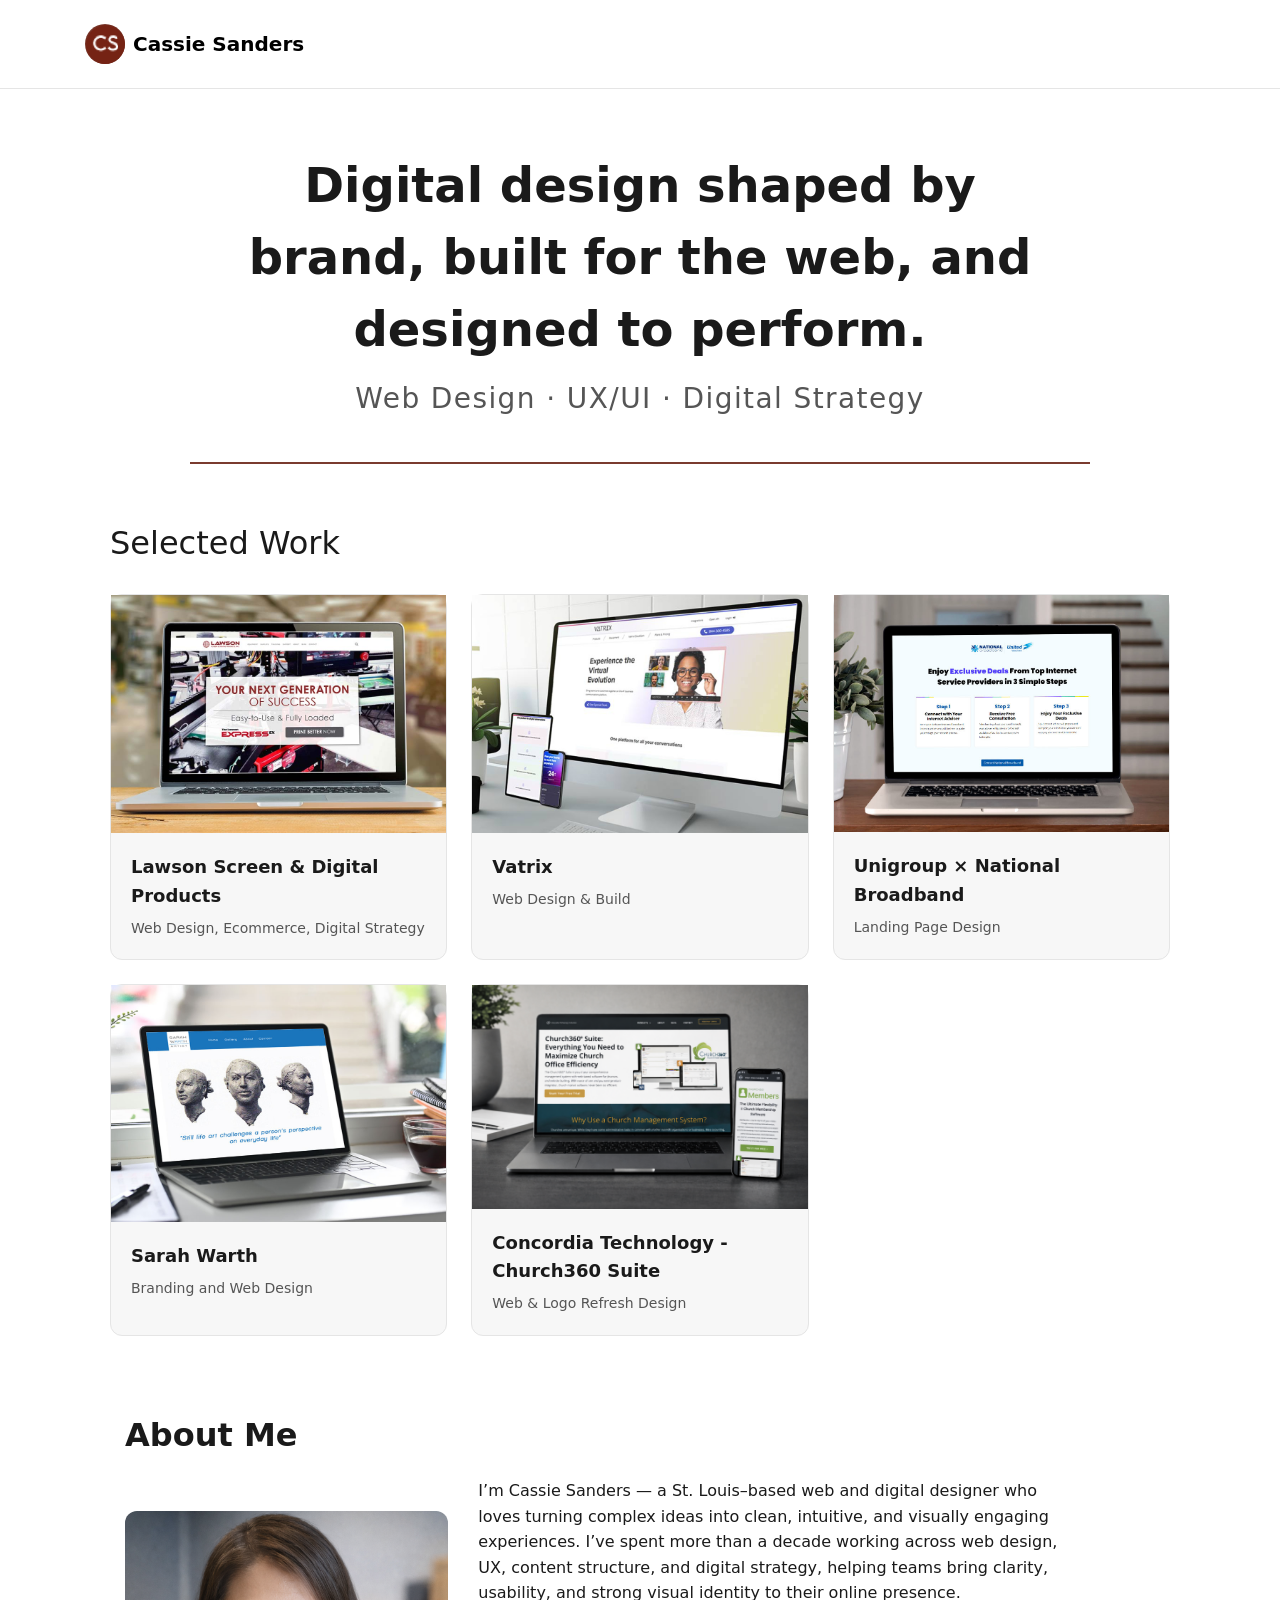
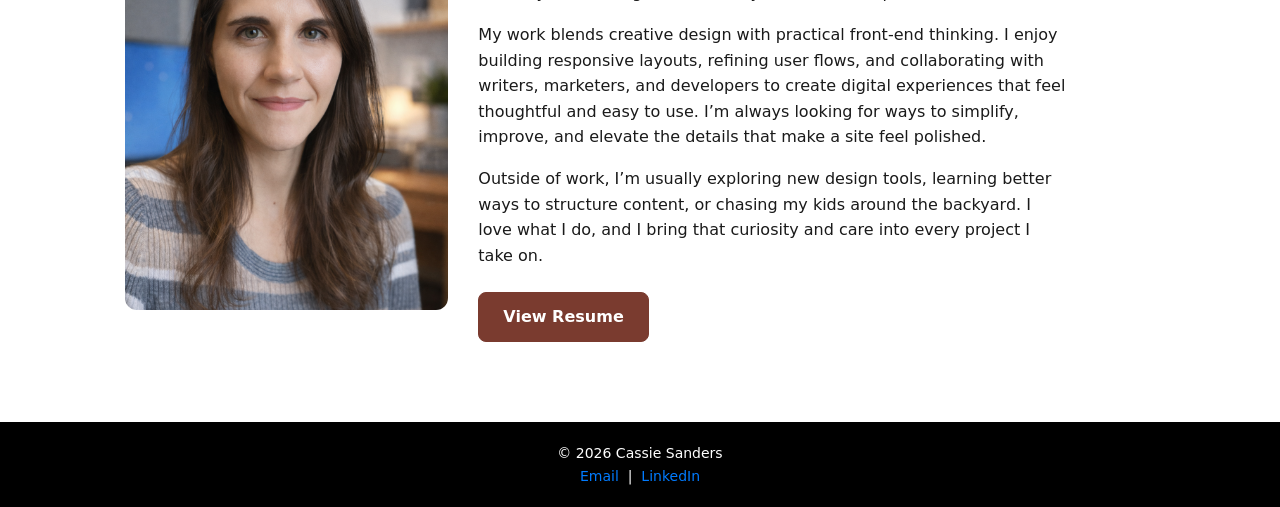
<file: index.html>
<!DOCTYPE html>
<html lang="en">
<head>
<meta charset="UTF-8">
<meta name="description" content="Cassie Sanders' Portfolio">
<meta name="keywords" content="Web design, graphic design">
<meta name="author" content="Cassandra Sanders">
<meta name="viewport" content="width=device-width, initial-scale=1.0">

<title>Cassie Sanders' Portfolio</title>
<link rel="icon" type="image/x-icon" href="favicon.ico">
<link rel="stylesheet" href="https://stackpath.bootstrapcdn.com/bootstrap/4.3.1/css/bootstrap.min.css">
<link rel="stylesheet" href="css/global.css">

  

<style>
  :root {
    --text: #1a1a1a;
    --subtle: #555;
    --accent: #7a3b2f;
    --bg: #ffffff;
    --card-bg: #f7f7f7;
    --border: #e5e5e5;
    --footer-bg: #000000;
    --footer-text: #ffffff;
    --radius: 12px;
    --font: system-ui, -apple-system, BlinkMacSystemFont, "Segoe UI", sans-serif;
  }

  body {
    margin: 0;
    font-family: var(--font);
    background: var(--bg);
    color: var(--text);
    line-height: 1.6;
  }
  a span.brand-name {
    color: black;
    font-size: 20px;
    font-weight: 600;
}

  /* Hero */
  .hero {
    max-width: 900px;
    margin: 60px auto;
    text-align: center;
    padding: 0 20px;
    border-bottom: 2px double #7a3b2f;
  }

  .tagline {
    font-size: 3rem;
    line-height:1.5;
    font-weight: 600;
    margin-bottom: 12px;
  }

  .titles {
    font-size: 1.75rem;
    color: var(--subtle);
    letter-spacing: 0.05em;
    margin-bottom:40px;
  }

  /* Work Section */
  .work-section {
    max-width: 1100px;
    margin: 60px auto;
    padding: 0 20px;
  }

  .work-text{ padding: 20px;}

  .work-grid {
    display: grid;
    grid-template-columns: repeat(auto-fit, minmax(260px, 1fr));
    gap: 24px;
    margin-top: 32px;
  }

  .responsive-img{display:inline-block;
                  width:100%;
                  height:auto;}
  .work-card {
    background: var(--card-bg);
    border: 1px solid var(--border);
    border-radius: var(--radius);
    text-decoration: none;
    color: var(--text);
    transition: 0.2s ease;
  }

  .work-card:hover {
    transform: translateY(-4px);
    box-shadow: 0 6px 18px rgba(0,0,0,0.08);
  }

  .work-title {
    font-size: 18px;
    font-weight: 600;
    margin-bottom: 6px;
  }

  .work-role {
    font-size: 14px;
    color: var(--subtle);
  }

  /* Footer */
  footer {
    background: var(--footer-bg);
    color: var(--footer-text);
    text-align: center;
    padding: 20px;
    margin-top: 80px;
    font-size: 14px;
  }

  html, body {
  height: 100%;
}

html, body {
  height: 100%;
}



</style>

<script src="js/header.js" defer></script>
<script src="js/footer.js" defer></script>
</head>

<body>

 <header-component></header-component>

<section class="hero">
  <h1 class="tagline">
    Digital design shaped by brand, built for the web, and designed to perform.
  </h1>
  <p class="titles">Web Design · UX/UI · Digital Strategy</p>
</section>

<section class="work-section">
  <h2>Selected Work</h2>

  <div class="work-grid">

    <a href="lawsonsp.html" class="work-card">
      <div class="work-img"><img class="responsive-img" alt="lawson-cover-photo" src="images/lawson_cover_photo.jpg"></div>
      <div class="work-text">
      <div class="work-title">Lawson Screen & Digital Products</div>
      <div class="work-role">Web Design, Ecommerce, Digital Strategy</div>
      </div>
    </a>

    <a href="vatrix.html" class="work-card">
      <div class="work-img"><img class="responsive-img" alt="vatrix-cover-photo" src="images/vatrix_responsive_enivornment3.jpg"></div>
      <div class="work-text">
      <div class="work-title">Vatrix</div>
      <div class="work-role">Web Design & Build</div>
          </div>
    </a>

    <a href="unigroup.html" class="work-card">
      <div class="work-img"><img class="responsive-img" alt="unigroup-cover-photo" src="images/unigroup_hero.jpg"></div>
      <div class="work-text">
      <div class="work-title">Unigroup × National Broadband</div>
      <div class="work-role">Landing Page Design</div>
          </div>
    </a>

    <a href="swarth.html" class="work-card">
     
      <div class="work-img"><img class="responsive-img" alt="swarth-cover-photo" src="images/swarth_hero.jpg"></div>
       <div class="work-text">
      <div class="work-title">Sarah Warth</div>
      <div class="work-role">Branding and Web Design</div>
      </div>
    </a>

        <a href="concordiatechnology.html" class="work-card">
     
      <div class="work-img"><img class="responsive-img" alt="swarth-cover-photo" src="images/church360/church360_cover.png"></div>
       <div class="work-text">
      <div class="work-title">Concordia Technology - Church360 Suite</div>
      <div class="work-role">Web & Logo Refresh Design</div>
      </div>
    </a>

  </div>
</section>

  <section id="about-me" class="about-section">
  <div class="container">
    <h2>About Me</h2>
    <div class="row align-items-center mt-4">
      <div class="col-12 col-md-4 mb-4 mb-md-0">
        <img src="images/about_me_photo.png" alt="Cassie Sanders" class="about-photo">
      </div>

      <div class="col-12 col-md-7">
        <p>I’m Cassie Sanders — a St. Louis–based web and digital designer who loves turning complex ideas into clean, intuitive, and visually engaging experiences. 
          I’ve spent more than a decade working across web design, UX, content structure, and digital strategy, helping teams bring clarity, usability, and strong visual identity to their online presence.
        </p>
        <p>
          My work blends creative design with practical front‑end thinking. I enjoy building responsive layouts, refining user flows, and collaborating with writers, marketers, and developers to create digital experiences that feel thoughtful and easy to use. 
          I’m always looking for ways to simplify, improve, and elevate the details that make a site feel polished.
        </p>
        <p>
          Outside of work, I’m usually exploring new design tools, learning better ways to structure content, or chasing my kids around the backyard. I love what I do, and I bring that curiosity and care into every project I take on.
        </p>

         <div class="case-nav d-flex mt-4">
  <span></span>
  <a href="CSandersResume.pdf" target="_blank" class="btn btn-primary">View Resume</a>
</div>

        
      </div>
    </div>
  </div>
</section>


<footer-component></footer-component>

<!-- Bootstrap 4 JS-->
<script src="https://code.jquery.com/jquery-3.2.1.slim.min.js" integrity="sha384-KJ3o2DKtIkvYIK3UENzmM7KCkRr/rE9/Qpg6aAZGJwFDMVNA/GpGFF93hXpG5KkN" crossorigin="anonymous"></script>
<script src="https://cdn.jsdelivr.net/npm/popper.js@1.12.9/dist/umd/popper.min.js" integrity="sha384-ApNbgh9B+Y1QKtv3Rn7W3mgPxhU9K/ScQsAP7hUibX39j7fakFPskvXusvfa0b4Q" crossorigin="anonymous"></script>
<script src="https://cdn.jsdelivr.net/npm/bootstrap@4.0.0/dist/js/bootstrap.min.js" integrity="sha384-JZR6Spejh4U02d8jOt6vLEHfe/JQGiRRSQQxSfFWpi1MquVdAyjUar5+76PVCmYl" crossorigin="anonymous"></script>
<!--End Bootstrap 4 JS-->
</body>



</html>
</file>
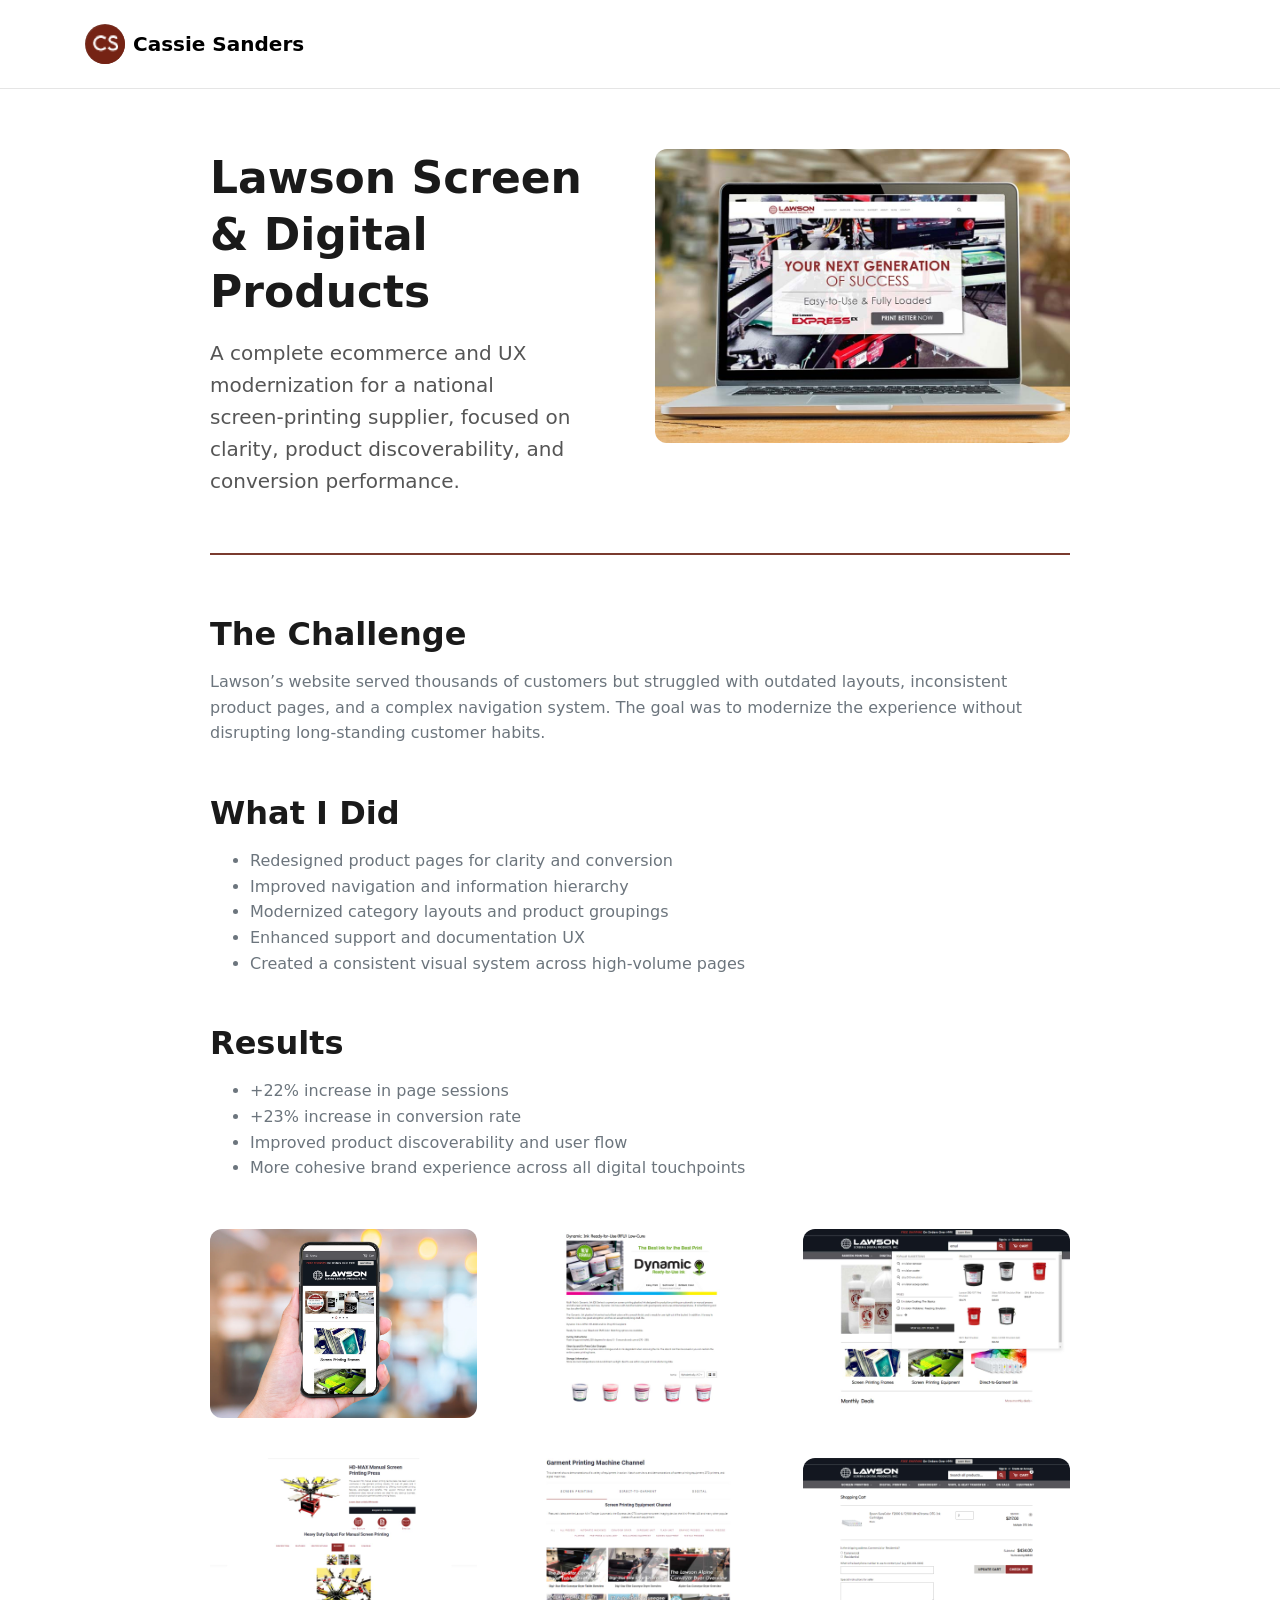
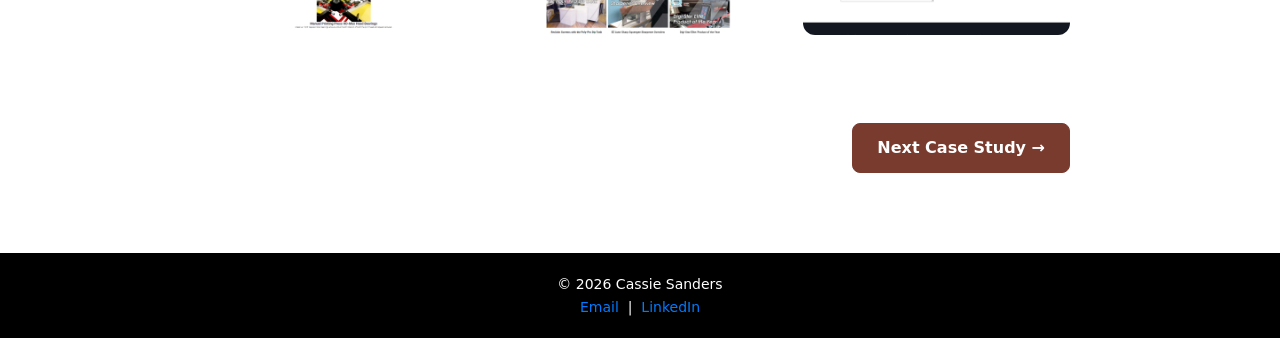
<file: lawsonsp.html>
<!DOCTYPE html>
<html lang="en">
<head>
<meta charset="UTF-8">
<meta name="description" content="Cassie Sanders' Portfolio">
<meta name="keywords" content="Web design, graphic design">
<meta name="author" content="Cassandra Sanders">
<meta name="viewport" content="width=device-width, initial-scale=1.0">

<title>Lawson Case Study · Cassie Sanders</title>

<!-- Bootstrap 4 CSS -->
<link rel="stylesheet" href="https://stackpath.bootstrapcdn.com/bootstrap/4.3.1/css/bootstrap.min.css">
<link rel="stylesheet" href="css/global.css">


<style>

  a span.brand-name {
    color: black;
    font-size: 20px;
    font-weight: 600;
} 
  :root {
    --text: #1a1a1a;
    --subtle: #555;
    --accent: #7a3b2f;
    --bg: #ffffff;
    --card-bg: #f7f7f7;
    --border: #e5e5e5;
    --footer-bg: #000000;
    --footer-text: #ffffff;
    --radius: 12px;
    --font: system-ui, -apple-system, BlinkMacSystemFont, "Segoe UI", sans-serif;
  }

  body {
    margin: 0;
    font-family: var(--font);
    background: var(--bg);
    color: var(--text);
    line-height: 1.6;
  }

  /* Page Wrapper */
  .case-wrapper {
    max-width: 900px;
    margin: 60px auto;
    padding: 0 20px;
  }

  /* Section Titles */
  .section-title {
    font-size: 2rem;
    font-weight: 600;
    margin-bottom: 16px;
  }

  /* Hero */
  .case-hero {
    text-align: left;
    margin-bottom: 60px;
    padding-bottom: 40px;
    border-bottom: 2px double var(--accent);
  }

  .case-hero h1 {
    font-size: 2.75rem;
    font-weight: 600;
    line-height: 1.3;
    margin-bottom: 16px;
  }

  .case-hero p {
    font-size: 1.25rem;
    color: var(--subtle);
  }

  /* Footer */
  footer {
    background: var(--footer-bg);
    color: var(--footer-text);
    text-align: center;
    padding: 20px;
    margin-top: 80px;
    font-size: 14px;
  }

      /* Full Images */
  .full-image {
    display:block;
    width: 100%;
    border-radius: var(--radius);
    margin-bottom: 40px;
  }
</style>
  <!-- Header & Footer Components -->
<script src="js/header.js" defer></script>
<script src="js/footer.js" defer></script>
</head>

<body>

<header-component></header-component>

<div class="case-wrapper">

  <!-- HERO -->
  <section class="case-hero">
    <div class="row">
      <div class="col-12 col-lg-6">
    <h1>Lawson Screen & Digital Products</h1>
    <p>
      A complete ecommerce and UX modernization for a national screen‑printing supplier,
      focused on clarity, product discoverability, and conversion performance.
    </p>
      </div>
      <div class="col-12 col-lg-6">
        <div class="case-cover">
          <img class="full-image" src="images/lawson_cover_photo.jpg" alt="lawson-cover-img" />
        </div>
      </div>
  </section>

  <!-- CHALLENGE -->
  <section class="mb-5">
    <h2 class="section-title">The Challenge</h2>
    <p class="text-muted">
      Lawson’s website served thousands of customers but struggled with outdated layouts,
      inconsistent product pages, and a complex navigation system. The goal was to modernize
      the experience without disrupting long‑standing customer habits.
    </p>
  </section>

  <!-- WHAT I DID -->
  <section class="mb-5">
    <h2 class="section-title">What I Did</h2>
    <ul class="text-muted">
      <li>Redesigned product pages for clarity and conversion</li>
      <li>Improved navigation and information hierarchy</li>
      <li>Modernized category layouts and product groupings</li>
      <li>Enhanced support and documentation UX</li>
      <li>Created a consistent visual system across high‑volume pages</li>
    </ul>
  </section>

  <!-- RESULTS -->
  <section class="mb-5">
    <h2 class="section-title">Results</h2>
    <ul class="text-muted">
      <li>+22% increase in page sessions</li>
      <li>+23% increase in conversion rate</li>
      <li>Improved product discoverability and user flow</li>
      <li>More cohesive brand experience across all digital touchpoints</li>
    </ul>
  </section>

  <!-- IMAGES -->
  <section class="gallery mb-5">
    <div class="row">
      <div class="col-12 col-lg-4">
        <img src="images/lawson/lawsonecom_hero.jpg" class="full-image" alt="Lawson hero image">
      </div>
      <div class="col-12 col-lg-4">
        <img src="images/lawson/lawson-product-category-pg.jpg" class="full-image" alt="Category page">
      </div>
      <div class="col-12 col-lg-4">
         <img src="images/lawson/estore_searchbar.jpg" class="full-image" alt="intuitive search bar">
      </div>
    </div>

    <div class="row">
      <div class="col-12 col-lg-4">
        <img src="images/lawson/eq_productpg1.jpg" class="full-image" alt="Lawson hero image">
      </div>
      <div class="col-12 col-lg-4">
        <img src="images/lawson/eq_videosection.jpg" class="full-image" alt="Category page">
      </div>
      <div class="col-12 col-lg-4">
        <img src="images/lawson/customized_cart.jpg" class="full-image" alt="customized cart">
      </div>
    </div>
  </section>

  <div class="case-nav d-flex justify-content-between mt-5">
  <span></span>
  <a href="vatrix.html" class="btn btn-primary">Next Case Study →</a>
</div>

</div>

<footer-component></footer-component>

<!-- Bootstrap 4 JS -->
<script src="https://code.jquery.com/jquery-3.2.1.slim.min.js"></script>
<script src="https://cdn.jsdelivr.net/npm/popper.js@1.12.9/dist/umd/popper.min.js"></script>
<script src="https://stackpath.bootstrapcdn.com/bootstrap/4.3.1/js/bootstrap.min.js"></script>

</body>
</html>
</file>
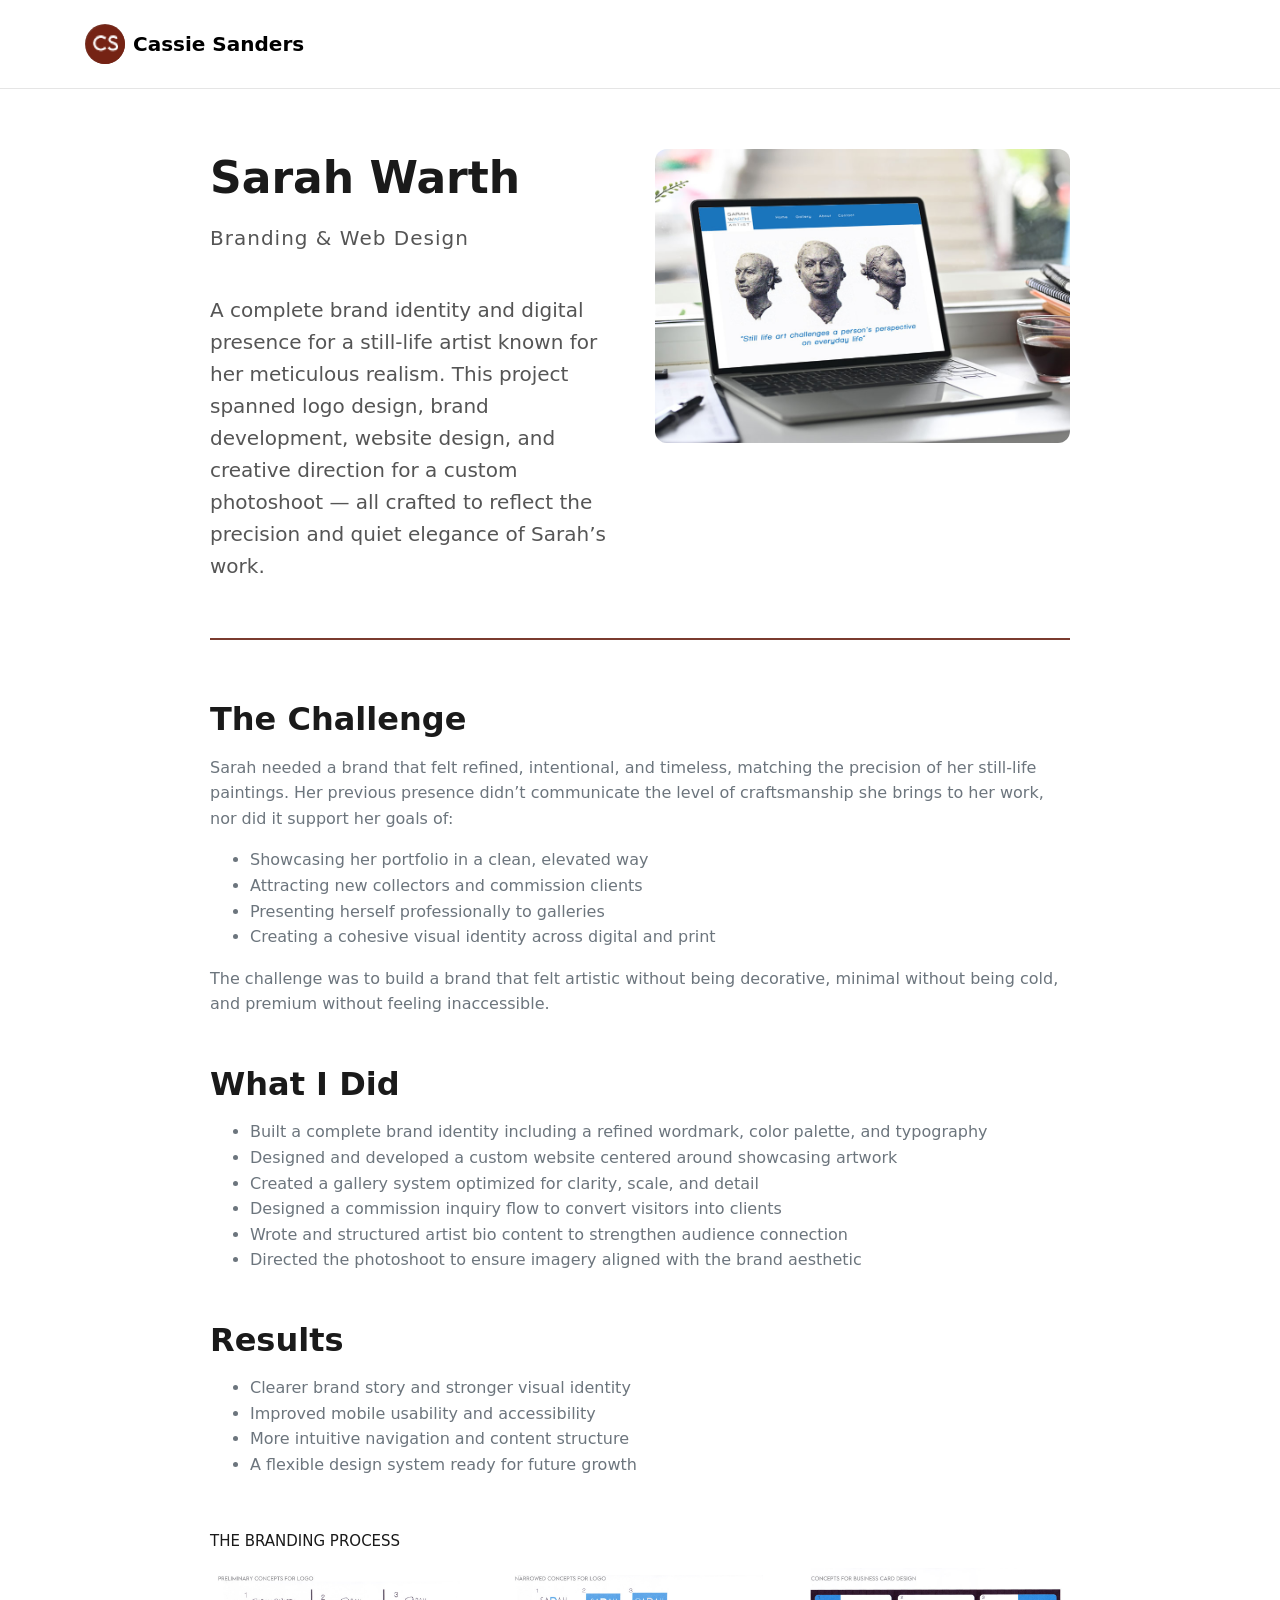
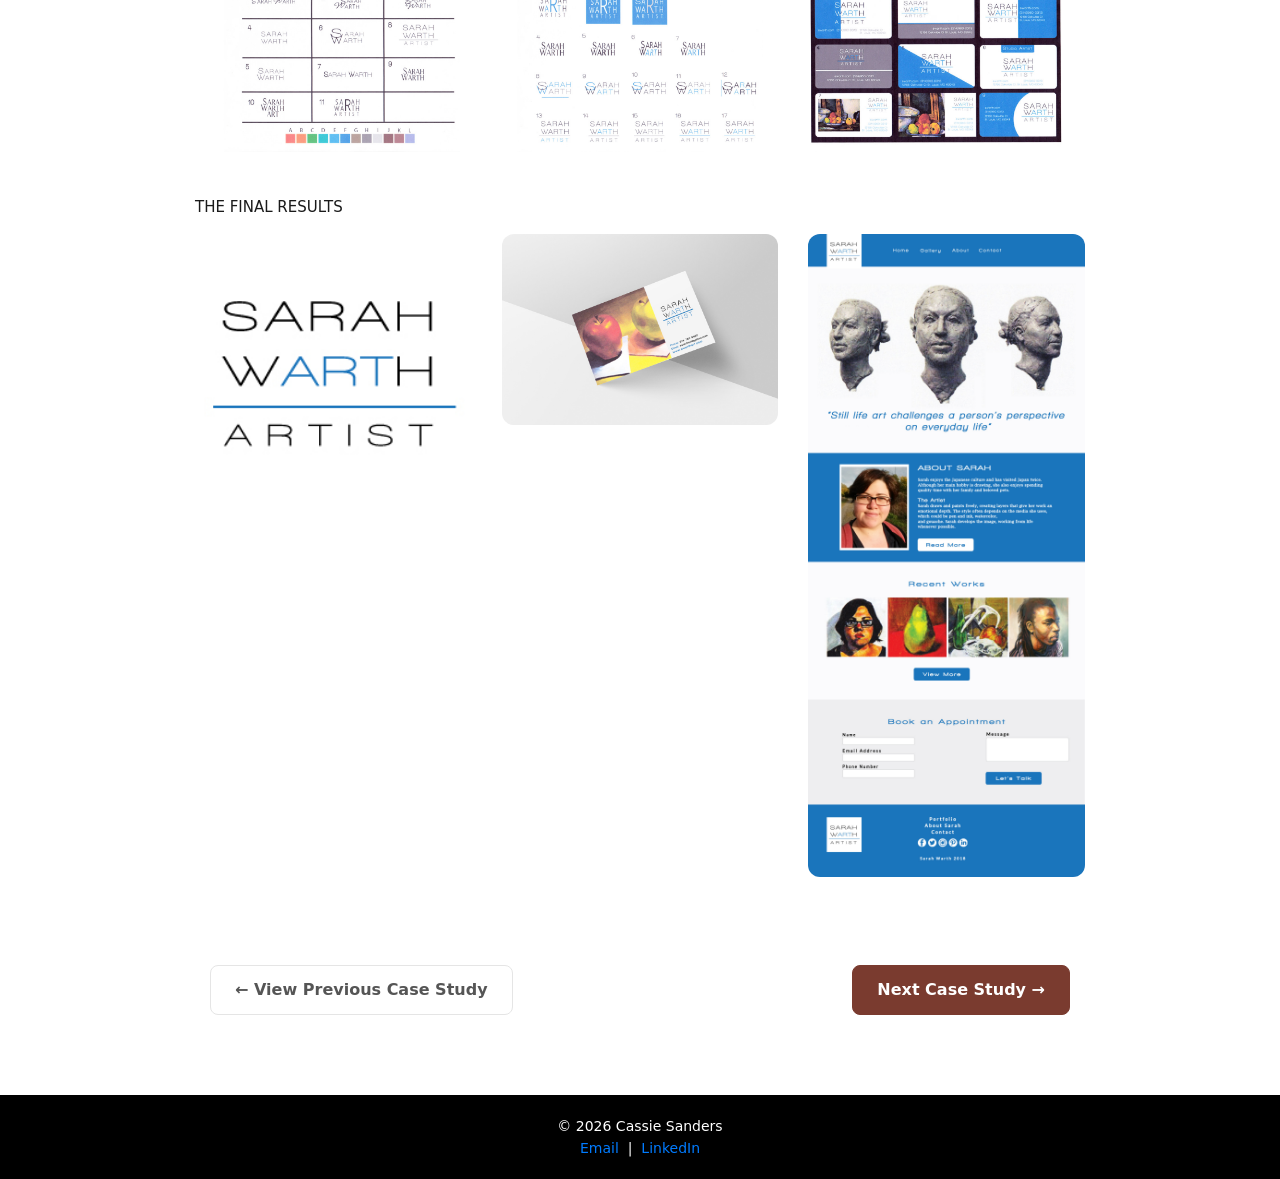
<file: swarth.html>
<!DOCTYPE html>
<html lang="en">
<head>
<meta charset="UTF-8">
<meta name="description" content="Cassie Sanders' Portfolio">
<meta name="keywords" content="Web design, graphic design">
<meta name="author" content="Cassandra Sanders">
<meta name="viewport" content="width=device-width, initial-scale=1.0">

<title>Sarah Warth Case Study · Cassie Sanders</title>

<!-- Bootstrap 4 CSS -->
<link rel="stylesheet" href="https://stackpath.bootstrapcdn.com/bootstrap/4.3.1/css/bootstrap.min.css">
<link rel="stylesheet" href="css/global.css">


<style>

  a span.brand-name {
    color: black;
    font-size: 20px;
    font-weight: 600;
} 
  :root {
    --text: #1a1a1a;
    --subtle: #555;
    --accent: #7a3b2f;
    --bg: #ffffff;
    --card-bg: #f7f7f7;
    --border: #e5e5e5;
    --footer-bg: #000000;
    --footer-text: #ffffff;
    --radius: 12px;
    --font: system-ui, -apple-system, BlinkMacSystemFont, "Segoe UI", sans-serif;
  }

  body {
    margin: 0;
    font-family: var(--font);
    background: var(--bg);
    color: var(--text);
    line-height: 1.6;
  }

  /* Page Wrapper */
  .case-wrapper {
    max-width: 900px;
    margin: 60px auto;
    padding: 0 20px;
  }

  /* Section Titles */
  .section-title {
    font-size: 2rem;
    font-weight: 600;
    margin-bottom: 16px;
  }
   .titles {
    font-size: 1.75rem;
    color: var(--subtle);
    letter-spacing: 0.05em;
    margin-bottom:40px;
  }

  /* Hero */
  .case-hero {
    text-align: left;
    margin-bottom: 60px;
    padding-bottom: 40px;
    border-bottom: 2px double var(--accent);
  }

  .case-hero h1 {
    font-size: 2.75rem;
    font-weight: 600;
    line-height: 1.3;
    margin-bottom: 16px;
  }

  .case-hero p {
    font-size: 1.25rem;
    color: var(--subtle);
  }
  .h4, h4 {
    font-size: 1.35rem;
    font-variant-caps: all-small-caps;
}

  /* Footer */
  footer {
    background: var(--footer-bg);
    color: var(--footer-text);
    text-align: center;
    padding: 20px;
    margin-top: 80px;
    font-size: 14px;
  }

      /* Full Images */
  .full-image {
    display:block;
    width: 100%;
    border-radius: var(--radius);
    margin-bottom: 40px;
  }
</style>
  <!-- Header & Footer Components -->
<script src="js/header.js" defer></script>
<script src="js/footer.js" defer></script>
</head>

<body>

<header-component></header-component>

<div class="case-wrapper">

  <!-- HERO -->
  <section class="case-hero">
    <div class="row">
      <div class="col-12 col-lg-6">
    <h1>Sarah Warth</h1>
          <p class="titles">Branding & Web Design</p>
    <p>
    A complete brand identity and digital presence for a still‑life artist known for her meticulous realism. This project spanned logo design, brand development, website design, and creative direction for a custom photoshoot — all crafted to reflect the precision and quiet elegance of Sarah’s work.
    </p>
      </div>
      <div class="col-12 col-lg-6">
        <div class="case-cover">
          <img class="full-image" src="images/swarth_hero.jpg" alt="sarah-warth-cover-img" />
        </div>
      </div>
  </section>

  <!-- CHALLENGE -->
  <section class="mb-5">
    <h2 class="section-title">The Challenge</h2>
    <p class="text-muted">
    Sarah needed a brand that felt refined, intentional, and timeless, matching the precision of her still‑life paintings.
    Her previous presence didn’t communicate the level of craftsmanship she brings to her work, nor did it support her goals of:</p>
<ul class="text-muted">
<li>Showcasing her portfolio in a clean, elevated way</li>
<li>Attracting new collectors and commission clients</li>
<li>Presenting herself professionally to galleries</li>
<li>Creating a cohesive visual identity across digital and print</li>
</ul>
<p class="text-muted">The challenge was to build a brand that felt artistic without being decorative, minimal without being cold, and premium without feeling inaccessible.
    </p>
  </section>

  <!-- WHAT I DID -->
  <section class="mb-5">
    <h2 class="section-title">What I Did</h2>
    <ul class="text-muted">
   <li>Built a complete brand identity including a refined wordmark, color palette, and typography</li>
      <li>Designed and developed a custom website centered around showcasing artwork</li>
      <li>Created a gallery system optimized for clarity, scale, and detail</li>
      <li>Designed a commission inquiry flow to convert visitors into clients</li>
      <li>Wrote and structured artist bio content to strengthen audience connection</li>
        <li>Directed the photoshoot to ensure imagery aligned with the brand aesthetic</li>
    </ul>
  </section>

  <!-- RESULTS -->
  <section class="mb-5">
    <h2 class="section-title">Results</h2>
    <ul class="text-muted">
      <li>Clearer brand story and stronger visual identity</li>
      <li>Improved mobile usability and accessibility</li>
      <li>More intuitive navigation and content structure</li>
      <li>A flexible design system ready for future growth</li>
    </ul>
  </section>

  <!-- IMAGES -->
  <section class="gallery mb-5">
    <div class="row">
      <div class="col-12 mb-2">
        <h4>The Branding Process</43>
      </div>
    </div>
    <div class="row">
      <div class="col-12 col-lg-4">
        <img src="images/swarth/swarth_process1.jpg" class="full-image" alt="sarah warth's logo concept phase">
      </div>
      <div class="col-12 col-lg-4">
        <img src="images/swarth/swarth_process2.jpg" class="full-image" alt="Sarah warth's more finialized concepts">
      </div>
      <div class="col-12 col-lg-4">
         <img src="images/swarth/swarth_process3.jpg" class="full-image" alt="sarah warth's business card concepts">
      </div
    </div>
 <div class="row">
      <div class="col-12 mb-2">
        <h4>The Final Results</h4>
      </div>
    </div>
    <div class="row">
      <div class="col-12 col-lg-4">
        <img src="images/swarth/swlgo.jpg" class="full-image" alt="Sarah Warth's Logo">
      </div>
      <div class="col-12 col-lg-4">
        <img src="images/swarth/swarth_business_card.jpg" class="full-image" alt="Business cards final">
      </div>
      <div class="col-12 col-lg-4">
        <img src="images/swarth/swarth_webfull.jpg" class="full-image" alt="Home page final">
      </div>
    </div>
  </section>
  <div class="case-nav d-flex justify-content-between mt-5">
  <a href="unigroup.html" class="btn btn-outline-secondary">← View Previous Case Study</a>
  <a href="concordiatechnology.html" class="btn btn-primary">Next Case Study →</a>
</div>

</div>

<footer-component></footer-component>

<!-- Bootstrap 4 JS -->
<script src="https://code.jquery.com/jquery-3.2.1.slim.min.js"></script>
<script src="https://cdn.jsdelivr.net/npm/popper.js@1.12.9/dist/umd/popper.min.js"></script>
<script src="https://stackpath.bootstrapcdn.com/bootstrap/4.3.1/js/bootstrap.min.js"></script>

</body>
</html>
</file>
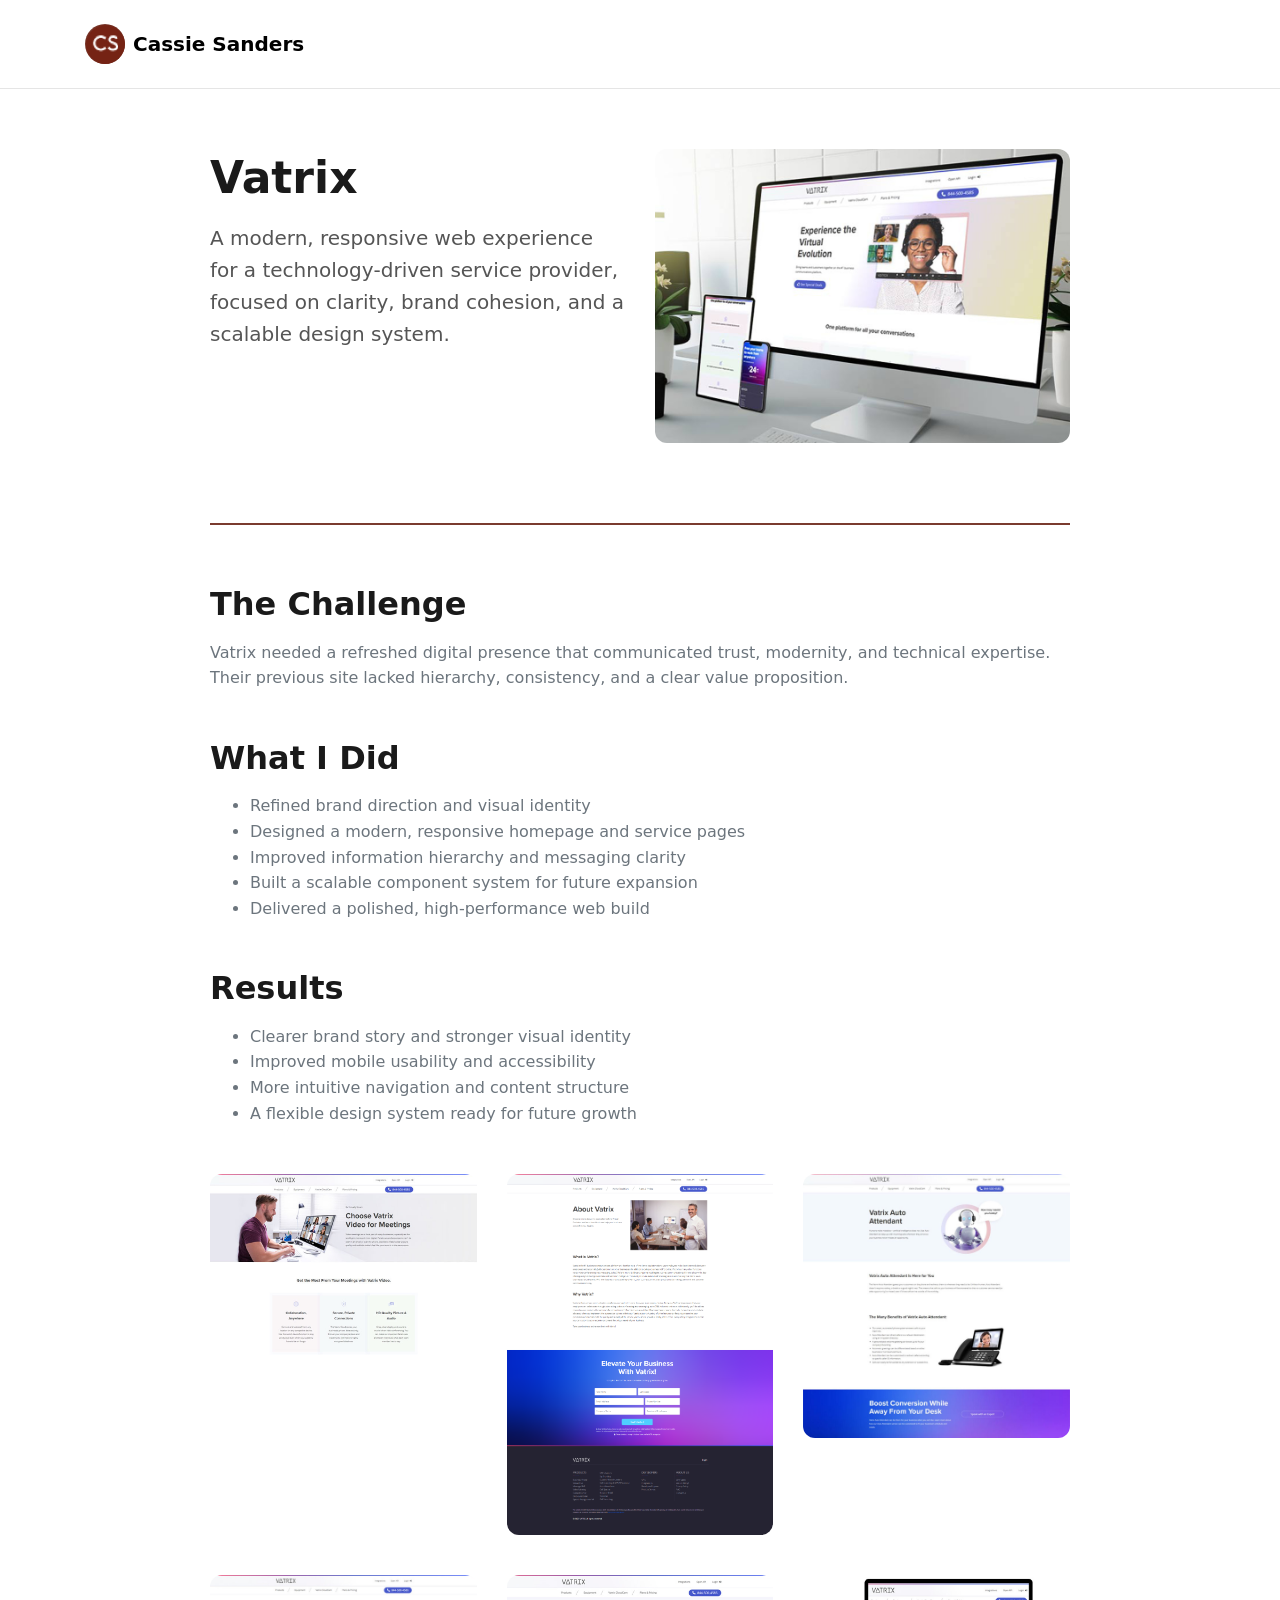
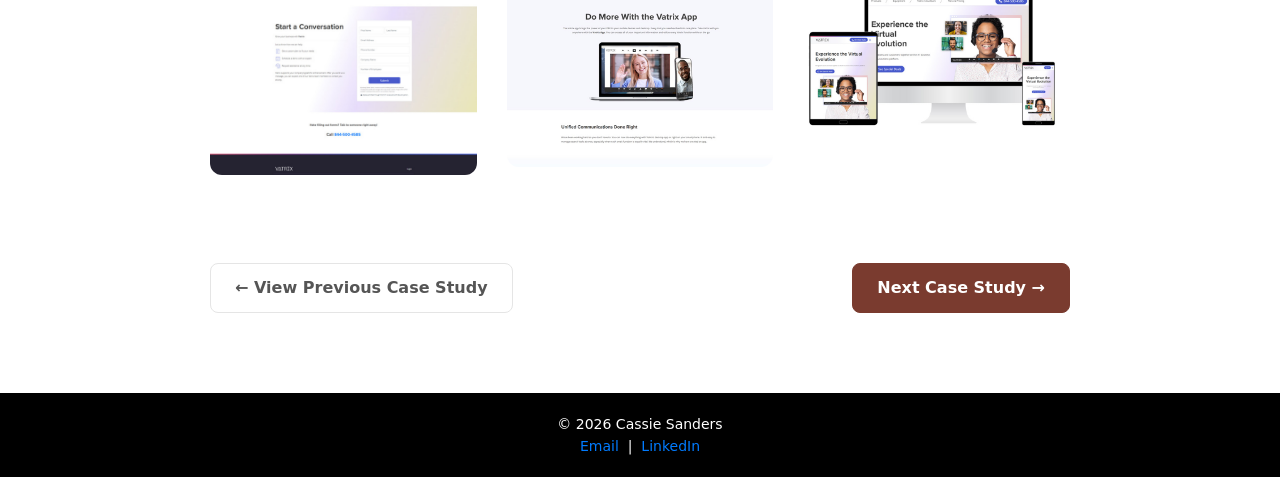
<file: vatrix.html>
<!DOCTYPE html>
<html lang="en">
<head>
<meta charset="UTF-8">
<meta name="description" content="Cassie Sanders' Portfolio">
<meta name="keywords" content="Web design, graphic design">
<meta name="author" content="Cassandra Sanders">
<meta name="viewport" content="width=device-width, initial-scale=1.0">

<title>Vatrix Case Study · Cassie Sanders</title>

<!-- Bootstrap 4 CSS -->
<link rel="stylesheet" href="https://stackpath.bootstrapcdn.com/bootstrap/4.3.1/css/bootstrap.min.css">
<link rel="stylesheet" href="css/global.css">


<style>

  a span.brand-name {
    color: black;
    font-size: 20px;
    font-weight: 600;
} 
  :root {
    --text: #1a1a1a;
    --subtle: #555;
    --accent: #7a3b2f;
    --bg: #ffffff;
    --card-bg: #f7f7f7;
    --border: #e5e5e5;
    --footer-bg: #000000;
    --footer-text: #ffffff;
    --radius: 12px;
    --font: system-ui, -apple-system, BlinkMacSystemFont, "Segoe UI", sans-serif;
  }

  body {
    margin: 0;
    font-family: var(--font);
    background: var(--bg);
    color: var(--text);
    line-height: 1.6;
  }

  /* Page Wrapper */
  .case-wrapper {
    max-width: 900px;
    margin: 60px auto;
    padding: 0 20px;
  }

  /* Section Titles */
  .section-title {
    font-size: 2rem;
    font-weight: 600;
    margin-bottom: 16px;
  }

  /* Hero */
  .case-hero {
    text-align: left;
    margin-bottom: 60px;
    padding-bottom: 40px;
    border-bottom: 2px double var(--accent);
  }

  .case-hero h1 {
    font-size: 2.75rem;
    font-weight: 600;
    line-height: 1.3;
    margin-bottom: 16px;
  }

  .case-hero p {
    font-size: 1.25rem;
    color: var(--subtle);
  }

  /* Footer */
  footer {
    background: var(--footer-bg);
    color: var(--footer-text);
    text-align: center;
    padding: 20px;
    margin-top: 80px;
    font-size: 14px;
  }

      /* Full Images */
  .full-image {
    display:block;
    width: 100%;
    border-radius: var(--radius);
    margin-bottom: 40px;
  }
</style>
  <!-- Header & Footer Components -->
<script src="js/header.js" defer></script>
<script src="js/footer.js" defer></script>
</head>

<body>

<header-component></header-component>

<div class="case-wrapper">

  <!-- HERO -->
  <section class="case-hero">
    <div class="row">
      <div class="col-12 col-lg-6">
    <h1>Vatrix</h1>
    <p>
     A modern, responsive web experience for a technology‑driven service provider, focused on clarity, brand cohesion, and a scalable design system.
    </p>
      </div>
      <div class="col-12 col-lg-6">
        <div class="case-cover">
          <img class="full-image" src="images/vatrix_responsive_enivornment3.jpg" alt="vatrix-cover-img" />
        </div>
      </div>
  </section>

  <!-- CHALLENGE -->
  <section class="mb-5">
    <h2 class="section-title">The Challenge</h2>
    <p class="text-muted">
     Vatrix needed a refreshed digital presence that communicated trust, modernity, and technical expertise. Their previous site lacked hierarchy, consistency, and a clear value proposition.
    </p>
  </section>

  <!-- WHAT I DID -->
  <section class="mb-5">
    <h2 class="section-title">What I Did</h2>
    <ul class="text-muted">
   <li>Refined brand direction and visual identity</li>
      <li>Designed a modern, responsive homepage and service pages</li>
      <li>Improved information hierarchy and messaging clarity</li>
      <li>Built a scalable component system for future expansion</li>
      <li>Delivered a polished, high‑performance web build</li>
    </ul>
  </section>

  <!-- RESULTS -->
  <section class="mb-5">
    <h2 class="section-title">Results</h2>
    <ul class="text-muted">
      <li>Clearer brand story and stronger visual identity</li>
      <li>Improved mobile usability and accessibility</li>
      <li>More intuitive navigation and content structure</li>
      <li>A flexible design system ready for future growth</li>
    </ul>
  </section>

  <!-- IMAGES -->
  <section class="gallery mb-5">
    <div class="row">
      <div class="col-12 col-lg-4">
        <img src="images/vatrix/vatrix_productpg2_thumb.jpg" class="full-image" alt="Vatrix custom icons">
      </div>
      <div class="col-12 col-lg-4">
        <img src="images/vatrix/screencapture-vatrix-about-2022-03-28-20_58_51.png" class="full-image" alt="vatrix conversion callouts">
      </div>
      <div class="col-12 col-lg-4">
         <img src="images/vatrix/autoattendant_full.jpg" class="full-image" alt="Colors, images and call out banners">
      </div>
    </div>

    <div class="row">
      <div class="col-12 col-lg-4">
        <img src="images/vatrix/vatrix_contactpg_full.jpg" class="full-image" alt="Sales funnel">
      </div>
      <div class="col-12 col-lg-4">
        <img src="images/vatrix/vatrix_productpg3_thumb.jpg" class="full-image" alt="Breadcrumbs for SEO">
      </div>
      <div class="col-12 col-lg-4">
        <img src="images/vatrix/vatrix_responsive_mockup.jpg" class="full-image" alt="Vatrix responsive design">
      </div>
    </div>
  </section>
  <div class="case-nav d-flex justify-content-between mt-5">
  <a href="lawsonsp.html" class="btn btn-outline-secondary">← View Previous Case Study</a>
  <a href="unigroup.html" class="btn btn-primary">Next Case Study →</a>
</div>

</div>

<footer-component></footer-component>

<!-- Bootstrap 4 JS -->
<script src="https://code.jquery.com/jquery-3.2.1.slim.min.js"></script>
<script src="https://cdn.jsdelivr.net/npm/popper.js@1.12.9/dist/umd/popper.min.js"></script>
<script src="https://stackpath.bootstrapcdn.com/bootstrap/4.3.1/js/bootstrap.min.js"></script>

</body>
</html>
</file>
<file: css/global.css>
/* ============================
   GLOBAL HEADER
   ============================ */

header.global-header {
  background: var(--bg);
  border-bottom: 1px solid var(--border);
  padding: 24px 32px;
}

/* Brand container */
.brand {
  display: flex;
  align-items: center;
  text-decoration: none;
  color: var(--text);
}
a span.brand-name {
    color: black;
    font-size: 20px;
    font-weight: 600;}


.brand-logo .full-image {
    display: block;
    width: 100%;
    max-width: 40px;
}

/* Circle logo container */
.brand-logo {
  width: 40px;
  height: 40px;
  border-radius: 50%;
  background: var(--accent);
  display: flex;
  align-items: center;
  justify-content: center;
  overflow: hidden; /* ensures PNG fits cleanly */
  margin-right: 12px; /* replaces gap (Bootstrap 4 safe) */
}

/* Logo image inside circle */
.brand-logo img {
  width: 100%;
  height: 100%;
  object-fit: cover;
}

/* Name text */
a span.brand-name {
  font-size: 18px;
  font-weight: 600;
  color: var(--text);
}


/* --- BUTTONS --- */
.case-nav .btn {
  padding: 12px 24px;
  font-size: 1rem;
  border-radius: 8px;
  font-weight: 600;
}

.case-nav .btn-primary {
  background-color: var(--accent);
  border-color: var(--accent);
}

.case-nav .btn-primary:hover {
  background-color: #5f2e24;
  border-color: #5f2e24;
}

.case-nav .btn-outline-secondary {
  color: var(--subtle);
  border-color: var(--border);
}

.case-nav .btn-outline-secondary:hover {
  background-color: var(--card-bg);
}

/* === About Section === */
.about-section {
  max-width: 1100px;
  margin: 80px auto;
  padding: 0 20px;
}

.about-section h2 {
  font-size: 2rem;
  font-weight: 600;
  margin-bottom: 24px;
}

.about-photo {
  width: 100%;
  border-radius: var(--radius);
  object-fit: cover;
}
</file>
